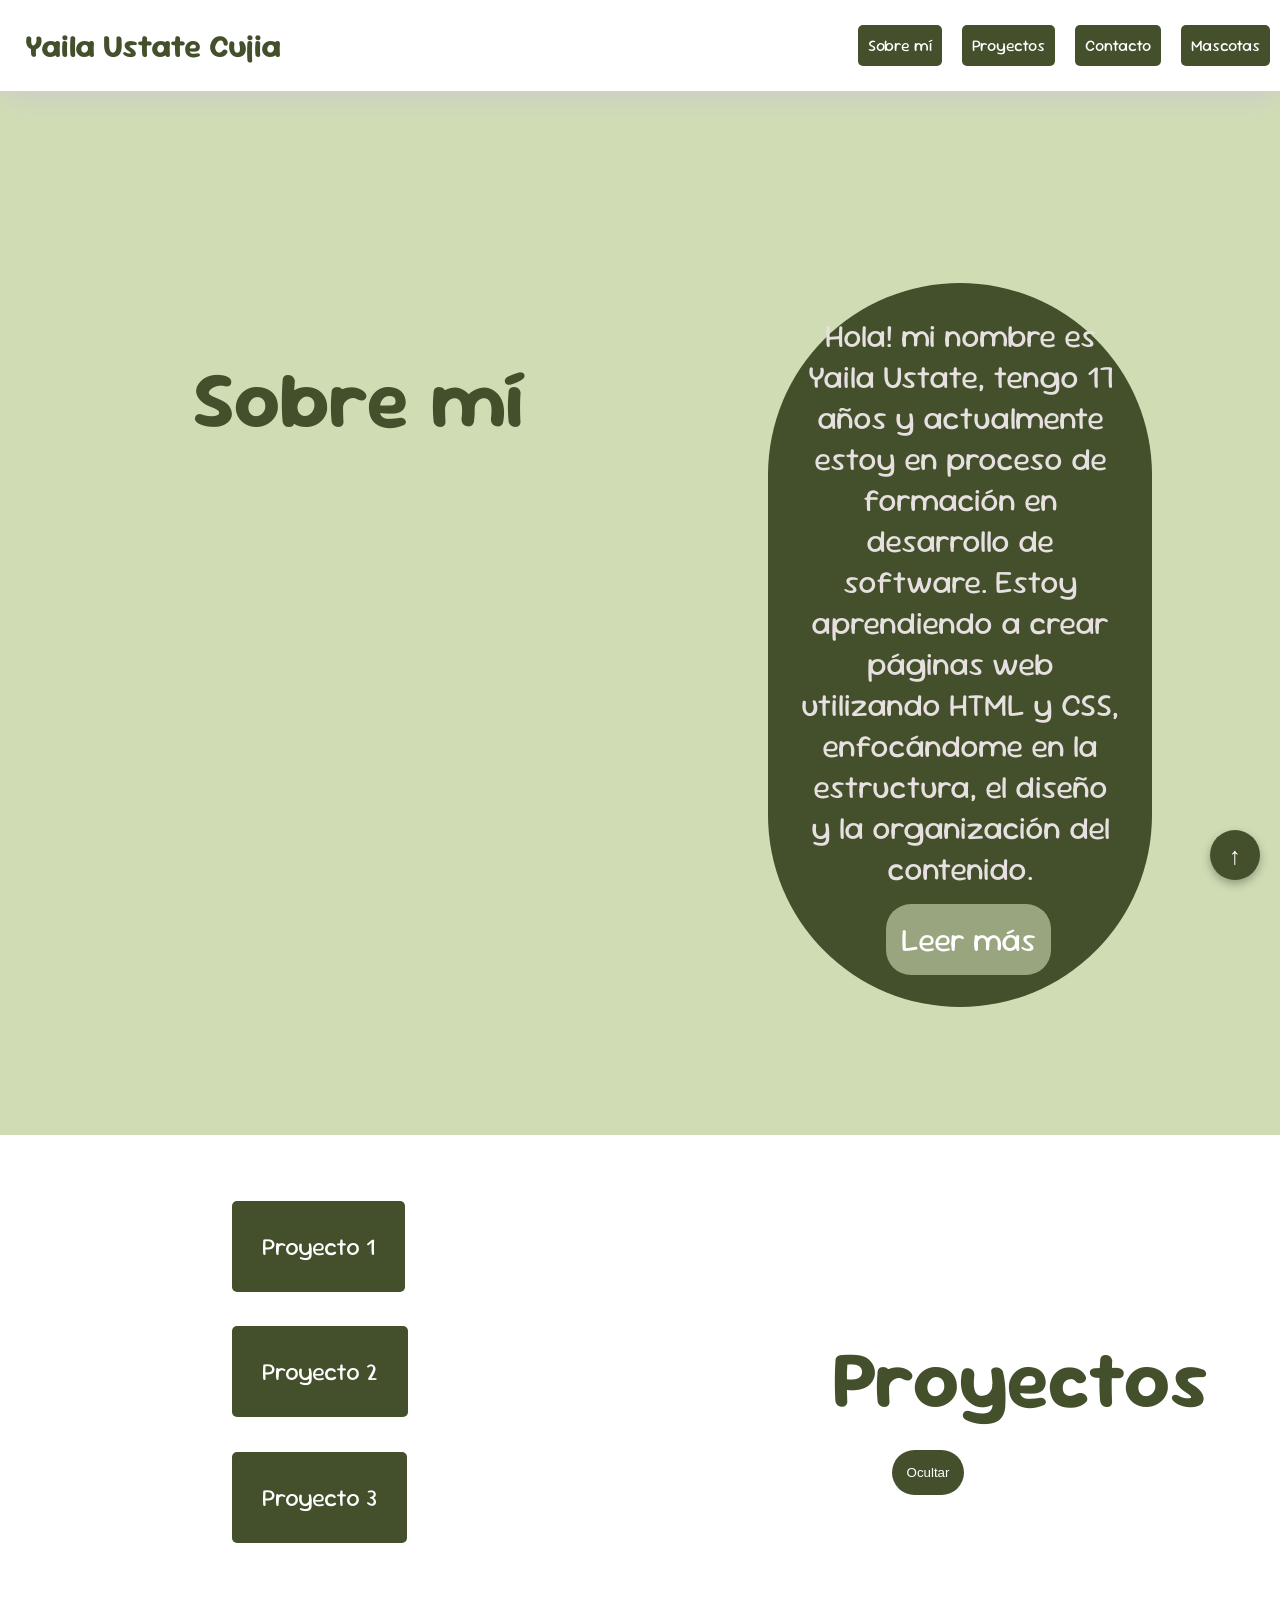
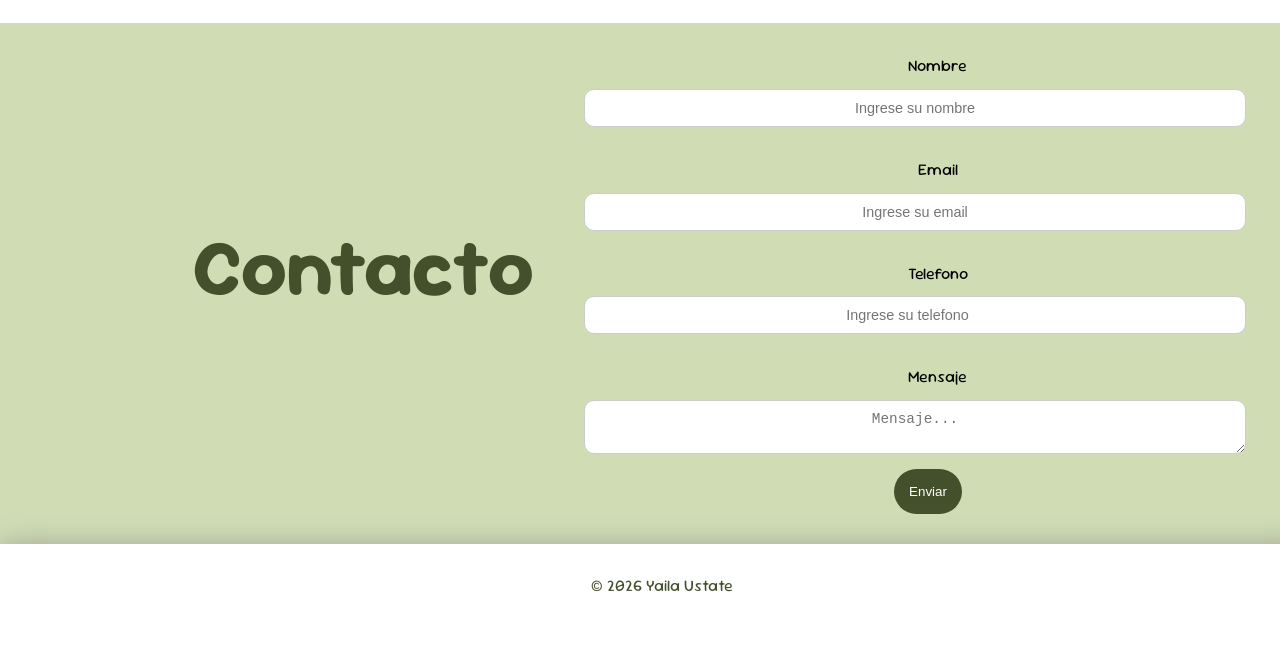
<file: portafolio/html/index.html>
<!DOCTYPE html>
<html lang="es">

<head>
    <!-- Configure support for special characters -->
    <meta charset="UTF-8">
    <meta name="viewport" content="width=device-width, initial-scale=1.0">
    <!-- Adjust page for all devices -->
    <title>Portafolio personal</title>
    <link rel="icon" href="../imagenes/portafolio.png" type="image/png">
    <!-- Imported font -->
    <link rel="preconnect" href="https://fonts.googleapis.com">
    <link rel="preconnect" href="https://fonts.gstatic.com" crossorigin>
    <link href="https://fonts.googleapis.com/css2?family=Sour+Gummy:ital,wght@0,100..900;1,100..900&display=swap" rel="stylesheet">
    <!-- Link CSS -->
    <link rel="stylesheet" href="../css/style.css">
</head>

<body id="body1">
    <header id="header1">
        <h1 id="myname">Yaila Ustate Cujia</h1>
        <nav>
            <ul id="link">
                <!-- Navigation buttons -->
                <li><a href="../html/index.html#aboutme">Sobre mí</a></li>
                <li><a href="../html/index.html#projects">Proyectos</a></li>
                <li><a href="../html/index.html#contact">Contacto</a></li>
                <li><a href="mascotas.html">Mascotas</a></li>
            </ul>
        </nav>
    
    </header>
    <main>
        <!-- Information box about me -->
        <article id="aboutme">
            <h2>Sobre mí</h2>
            <p>Hola! mi nombre es Yaila Ustate, tengo 17 años y actualmente estoy en proceso de formación en desarrollo de software. 
                Estoy aprendiendo a crear páginas web utilizando HTML y CSS,
                enfocándome en la estructura, el diseño y la organización del contenido.
                <!-- Hidden text -->
                <span id="extra" style="display: none;">Me gustaría aprender nuevas tecnologías, 
                    mejorar mis habilidades y crear proyectos web cada vez más completos.</span>
                <button id="btn-read">Leer más</button>
            </p>
            
        </article>

        <article id="projects">
            <h2>Proyectos</h2>
            <ul id="project">
                <!-- Links to other projects -->
                <li><a href="https://github.com/yaiscoder/inventario-de-productos.git" target="_blank">Proyecto 1</a></li>
                <li><a href="https://github.com/yaiscoder/Sistema-de-Gestion-de-Estudiantes.git" target="_blank">Proyecto 2</a></li>
                <li><a href="https://github.com/yaiscoder/Historia-de-usuario-M2S1.git" target="_blank">Proyecto 3</a></li>
            </ul>
            <!-- hide button -->
            <button id="btn-hidden">Ocultar</button>
        </article>

        <article id="contact">
            <h2>Contacto</h2>
            <!-- Contact form for the user -->
            <form action="index.html" method="get">
            
                <label for="name">Nombre</label>
                <input type="text" id="name" name="name" placeholder="Ingrese su nombre" required>

                <label for="email">Email</label>
                <input type="email" id="email" name="email" placeholder="Ingrese su email" required>

                <label for="phone">Telefono</label>
                <input type="number" id="phone" name="phone" placeholder="Ingrese su telefono" required min="1">

                <label for="message">Mensaje</label>
                <textarea id="message" name="message" placeholder="Mensaje..."></textarea>

                <button type="submit">Enviar</button>
            </form>
        </article>
    </main>

    <!-- Scroll to top button -->
    <div>
        <a class="up-button" href="#">↑</a>
    </div>
    
    <!-- Copyright -->
    <footer id="foot"><p id="copy">© 2026 Yaila Ustate</p></footer>

        <script src="../javascript/script.js"></script>
</body>

</html>
</file>
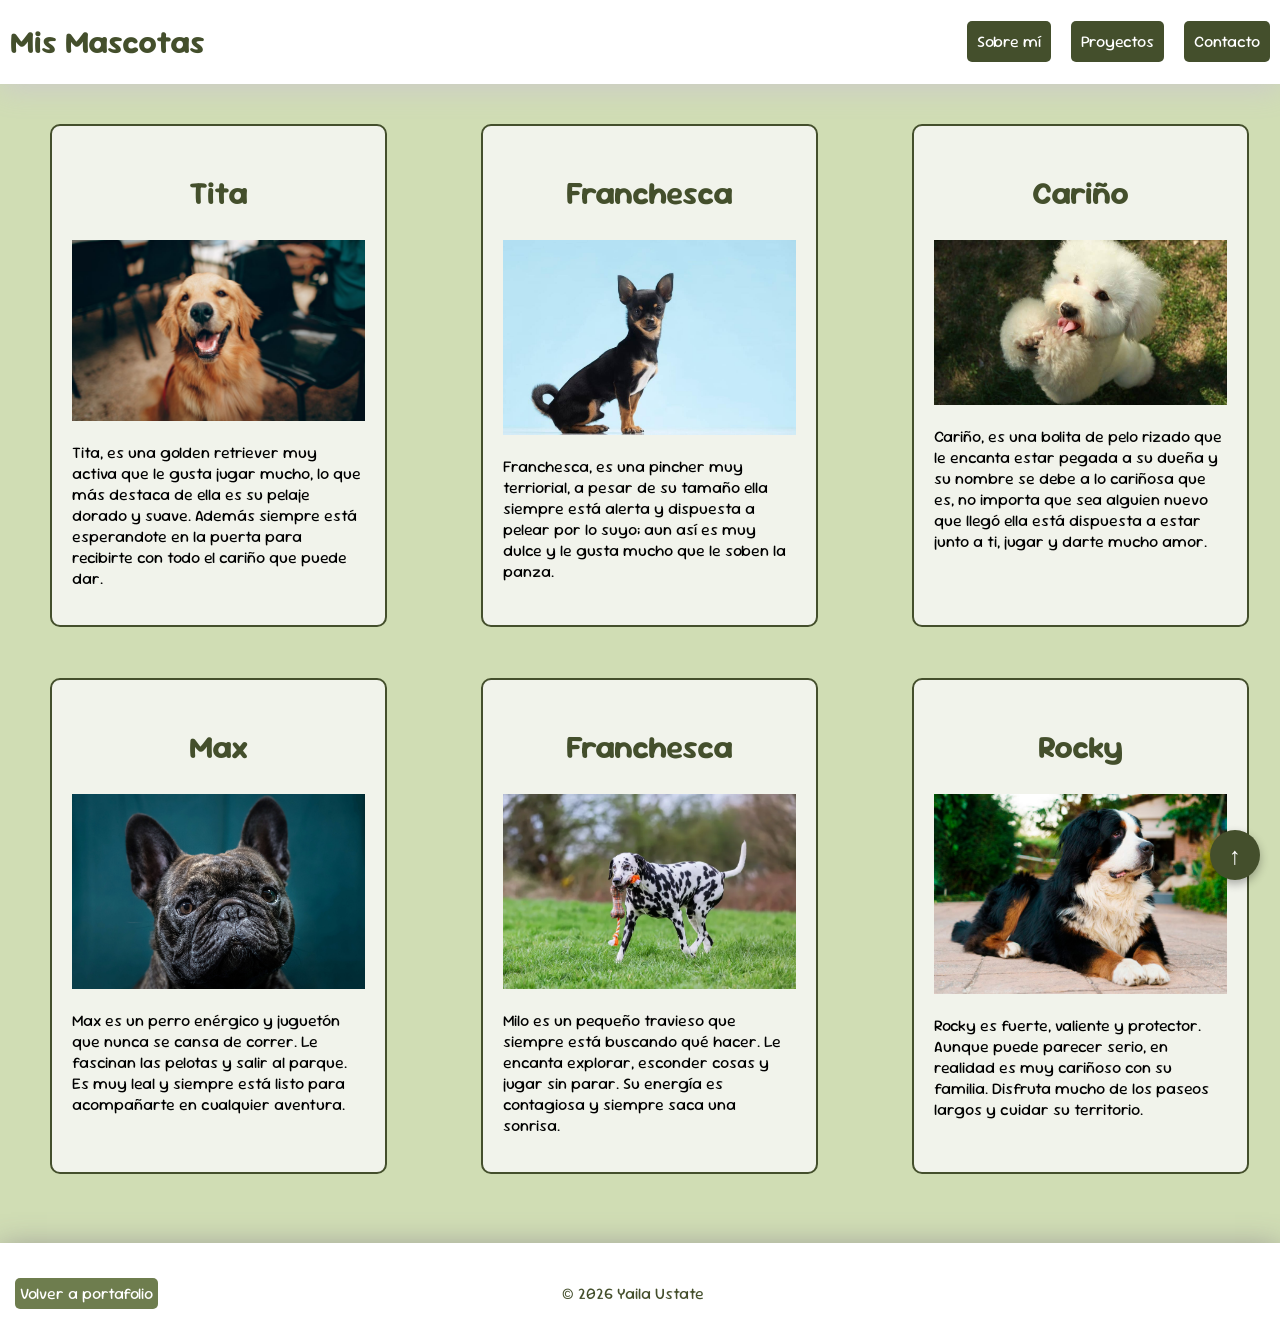
<file: portafolio/html/mascotas.html>
<!DOCTYPE html>
<html lang="es">

<head>
    <!-- Configure support for special characters -->
    <meta charset="UTF-8"> 
    <!-- Adjust page for all devices -->
    <meta name="viewport" content="width=device-width, initial-scale=1.0">
    <title>mascotas</title>
    <link rel="icon" href="../imagenes/huellita.png" type="image/png">
    <!-- Imported font -->
    <link rel="preconnect" href="https://fonts.googleapis.com">
    <link rel="preconnect" href="https://fonts.gstatic.com" crossorigin>
    <link href="https://fonts.googleapis.com/css2?family=Sour+Gummy:ital,wght@0,100..900;1,100..900&display=swap" rel="stylesheet">
    <!-- Link CSS -->
    <link rel="stylesheet" href="../css/style.css">
</head>

<body id="body2">
    <header id="header2">
        <h1>Mis Mascotas</h1>
        <nav>
            <ul id="link">
                <!-- Navigation buttons -->
                <li><a href="../html/index.html#aboutme" target="_self">Sobre mí</a></li>
                <li><a href="../html/index.html#projects">Proyectos</a></li>
                <li><a href="../html/index.html#contact">Contacto</a></li>
            </ul>
        </nav>
    </header>
    <main class="major">
        <!-- Pet cards -->
        <section id="card">
            <article class="card-pet">
                <h2>Tita</h2>
                <img src="../imagenes/goldenretriever.jpg" alt="Golden Retriever" title="Perro Golden Retriever" class="img-pet">
                <p>Tita, es una golden retriever muy activa que le gusta jugar mucho, lo que más destaca de ella es su pelaje dorado y suave. Además siempre está esperandote en la puerta para recibirte con todo el cariño que puede dar.</p>  
            </article>

            <article class="card-pet">
                <h2>Franchesca</h2>
                <img src="../imagenes/pincher.jpg" alt="Pincher" title="Perro Pincher" class="img-pet">
                <p>Franchesca, es una pincher muy terriorial, a pesar de su tamaño ella siempre está alerta y dispuesta a pelear por lo suyo; aun así es muy dulce y le gusta mucho que le soben la panza.</p>    
            </article>
            
            <article class="card-pet">
                <h2>Cariño</h2>
                <img src="../imagenes/poochon.jpg" alt="Poochon" title="Perro Poochon" class="img-pet">
                <p>Cariño, es una bolita de pelo rizado que le encanta estar pegada a su dueña y su nombre se debe a lo cariñosa que es, no importa que sea alguien nuevo que llegó ella está dispuesta a estar junto a ti, jugar y darte mucho amor.</p>  
            </article>
            <article class="card-pet">
                <h2>Max</h2>
                <img src="../imagenes/bulldog.jpg" alt="Bulldog" title="Perro Bulldog Frances" class="img-pet">
                <p>Max es un perro enérgico y juguetón que nunca se cansa de correr. Le fascinan las pelotas y salir al parque. Es muy leal y siempre está listo para acompañarte en cualquier aventura.</p>  
            </article>

            <article class="card-pet">
                <h2>Franchesca</h2>
                <img src="../imagenes/dalmata.webp" alt="Dalmata" title="Perro Dalmata" class="img-pet">
                <p>Milo es un pequeño travieso que siempre está buscando qué hacer. Le encanta explorar, esconder cosas y jugar sin parar. Su energía es contagiosa y siempre saca una sonrisa.</p>    
            </article>
            
            <article class="card-pet">
                <h2>Rocky</h2>
                <img src="../imagenes/bernese.jpg" alt="Bernese" title="Perro Bernese" class="img-pet">
                <p>Rocky es fuerte, valiente y protector. Aunque puede parecer serio, en realidad es muy cariñoso con su familia. Disfruta mucho de los paseos largos y cuidar su territorio.</p>  
            </article>
            
        </section>
  
    </main>
    
    <!-- Scroll to top button -->
    <div>
        <a class="up-button" href="#">↑</a>
    </div>

    <!-- Copyright -->
    <footer id="foot-page">
        <a id="go-back" href="index.html" target="_self">Volver a portafolio</a>
        <p id="copyr">© 2026 Yaila Ustate</p>
    </footer>

</body>
</html>
</file>
<file: portafolio/css/style.css>
/* Variables */
:root {
  --primary-color: #444f2c;
  --secondary-color: #99a57e;
  --background-color: #d0ddb4;
  --header-color: #ffffff;
  --main-font: "Sour Gummy", sans-serif;
}

/* Main page */

#body1 {
  margin: 0;
  background-color: var(--background-color);
  display: flex;
  flex-direction: column;
  font-family: var(--main-font);
}

#header1, #header2 {
  display: flex;
  justify-content: space-between;
  align-items: center;
  background-color: var(--header-color);
  box-shadow: 0px 5px 30px rgb(204, 202, 202);
  
}

/* Title with my name */

#myname {
  font-size: 2rem;
  padding: 25px;
  margin: 0;
  color: var(--primary-color);
}

/* Navigation buttons */

nav ul {
  list-style: none;
  display: flex;
  justify-content: center;
  align-items: center;
  padding: 0;
}

#link a {
  background-color: var(--primary-color);
  color: var(--header-color);
  border-radius: 5px;
  text-decoration: none;
  padding: 10px;
  margin: 10px;
}

#link a:hover {
  background-color: var(--secondary-color);
}

.major {
  display: flex;
  align-items: center;
  flex-direction: column;
  gap: 20px;
}

/* About me section */

#aboutme {
  width: 100%;
  margin-top: 5%;
  display: grid;
  grid-template-columns: 1fr 1fr;
}

#aboutme h2 {
  margin-top: 30%;
  margin-left: 30%;
  font-size: 5rem;
  color: var(--primary-color);
}

#aboutme p {
  margin: 20%;
  padding: 5%;
  font-size: 2rem;
  background-color: var(--primary-color);
  border-radius: 200px;
  text-align: center;
  color: #e7e0e0;
}

#btn-read{
  background-color: var(--secondary-color);
  margin-left: 15%;
  font-size: 2rem;
  font-family: var(--main-font);
}

/* Projects section */

#projects {
  width: 100%;
  margin-top: 0;
  background-color: var(--header-color);
  display: grid;
  grid-template-columns: 1fr 1fr;
  grid-template-areas: "ul titulo";
}

#projects h2 {
  margin: 30%;
  font-size: 5rem;
  grid-area: titulo;
  color: var(--primary-color);
}

#projects ul {
  list-style: none;
  display: grid;
  grid-template-rows: 1fr 1fr 1fr;
  padding: 0;
  justify-content: center;
  padding: 0;
  margin-top: 15%;
  grid-area: ul;
}

#project a {
  background-color: var(--primary-color);
  color: var(--header-color);
  border-radius: 5px;
  text-decoration: none;
  padding: 30px;
  margin: 30px;
  font-size: 1.5rem;
}

#project a:hover {
  background-color: #dee2d5;
  color: #000000;
}

#btn-hidden {
    grid-area: titulo;
    align-self: end;
    margin-bottom: 20%;
    width: fit-content;
    justify-self: center;
}

/* Contact section */

#contact {
  width: 100%;
  margin-top: 0;
  display: grid;
  grid-template-columns: 1fr 1fr;
}

#contact h2 {
  margin: 30%;
  font-size: 5rem;
  color: var(--primary-color);
}

#contact form {
  display: flex;
  flex-direction: column;
  align-items: center;
}

form input,
textarea {
  width: 100%;
  padding: 10px;
  margin-right: 90px;
  border-radius: 10px;
  border: 1px solid #ccc;
  font-size: 0.9rem;
  text-align: center;
}

label {
  margin-top: 5%;
  margin-bottom: 2%;
  margin-right: 7%;
}

textarea {
  resize: vertical;
}

button {
  margin-right: 10%;
  margin-top: 15px;
  padding: 15px;
  background-color: var(--primary-color);
  color: rgb(255, 255, 255);
  border: none;
  border-radius: 25px;
  cursor: pointer;
}

/* Footer */

#foot {
  width: 100%;
  padding: 15px;
  height: 80px;
  margin-top: 30px;
  background-color: var(--header-color);
  box-shadow: 0px 5px 30px rgb(148, 145, 145);
}

#copy {
  background-color: var(--header-color);
  margin-left: 45%;
  color: var(--primary-color);
}

/* Pets page */

#body2 {
  margin: 0;
  background-color: var(--background-color);
  font-family: var(--main-font);
}

#header2 h1 {
  margin-left: 10px;
  color: var(--primary-color);
}

/* Pet cards */

#card {
  display: grid;
  grid-template-columns: repeat(3, 1fr);
  gap: 1%;
}

.card-pet {
  background-color: #f1f3eb;
  width: 70%;
  border: 2px solid var(--primary-color);
  border-radius: 10px;
  padding: 20px;
  margin-top: 40px;
  cursor: pointer;
  transition: 0.2s;
  margin-left: 12%;
}

.img-pet {
  max-width: 100%;
  height: auto;
}

.card-pet h2 {
  text-align: center;
  font-size: 2rem;
  color: var(--primary-color);
}

.card-pet:hover {
  transform: translateY(-10px);
  box-shadow: 0 8px 20px gray;
}

/* Footer */

#foot-page {
  width: 100%;
  display: flex;
  justify-content: space-between;
  align-items: center;
  position: relative;
  bottom: 0;
  margin-top: 80px;
  height: 100px;
  background-color: #fff;
  box-shadow: 0px 5px 30px rgb(148, 145, 145);
}

#copyr {
  color: #444f2c;
  margin-right: 45%;
  background-color: #fff;
}

/* Back button */

#go-back {
  background-color: #6e7d4e;
  color: white;
  border-radius: 5px;
  text-decoration: none;
  padding: 5px;
  margin-left: 15px;
}

#go-back:hover {
  background-color: var(--primary-color);
}

/* Scroll to top button */

html {
  scroll-behavior: smooth;
}

.up-button {
  position: fixed;
  bottom: 20px;
  right: 20px;
  z-index: 1000;
  display: flex;
  align-items: center;
  justify-content: center;
  width: 50px;
  height: 50px;
  border-radius: 50%;
  background-color: var(--primary-color);
  color: var(--header-color);
  text-decoration: none;
  font-size: 1.5rem;
  box-shadow: 0 4px 10px rgba(0, 0, 0, 0.3);
}

/* Media query */

/* Mobile */

@media (max-width: 768px) {
  #header1,
  #header2 {
    flex-direction: column;
    text-align: center;
  }

  nav ul {
    flex-direction: column;
    width: 100%;
  }

  #link a {
    display: block;
    width: 80%;
    margin: 5px auto;
  }

  #aboutme, #contact {
    grid-template-columns: 1fr;
  }

  #projects{
    display: block;
  }

  #project li{
    display: grid;
    grid-template-columns: 1fr;
    
  }

}

/* Tablets */

@media (min-width: 769px) and (max-width: 1024px) {
  #aboutme,
  #projects,
  #contact {
    grid-template-columns: 1fr;
  }
}

@media (max-width: 769px) {
  #card {
    display: block;
  }

  .card-pet {
    margin-bottom: 2rem;
  }
}

@media (max-width: 840px) {
  #card {
    grid-template-columns: repeat(2, minmax(250px, 1fr));
  }
}
</file>
